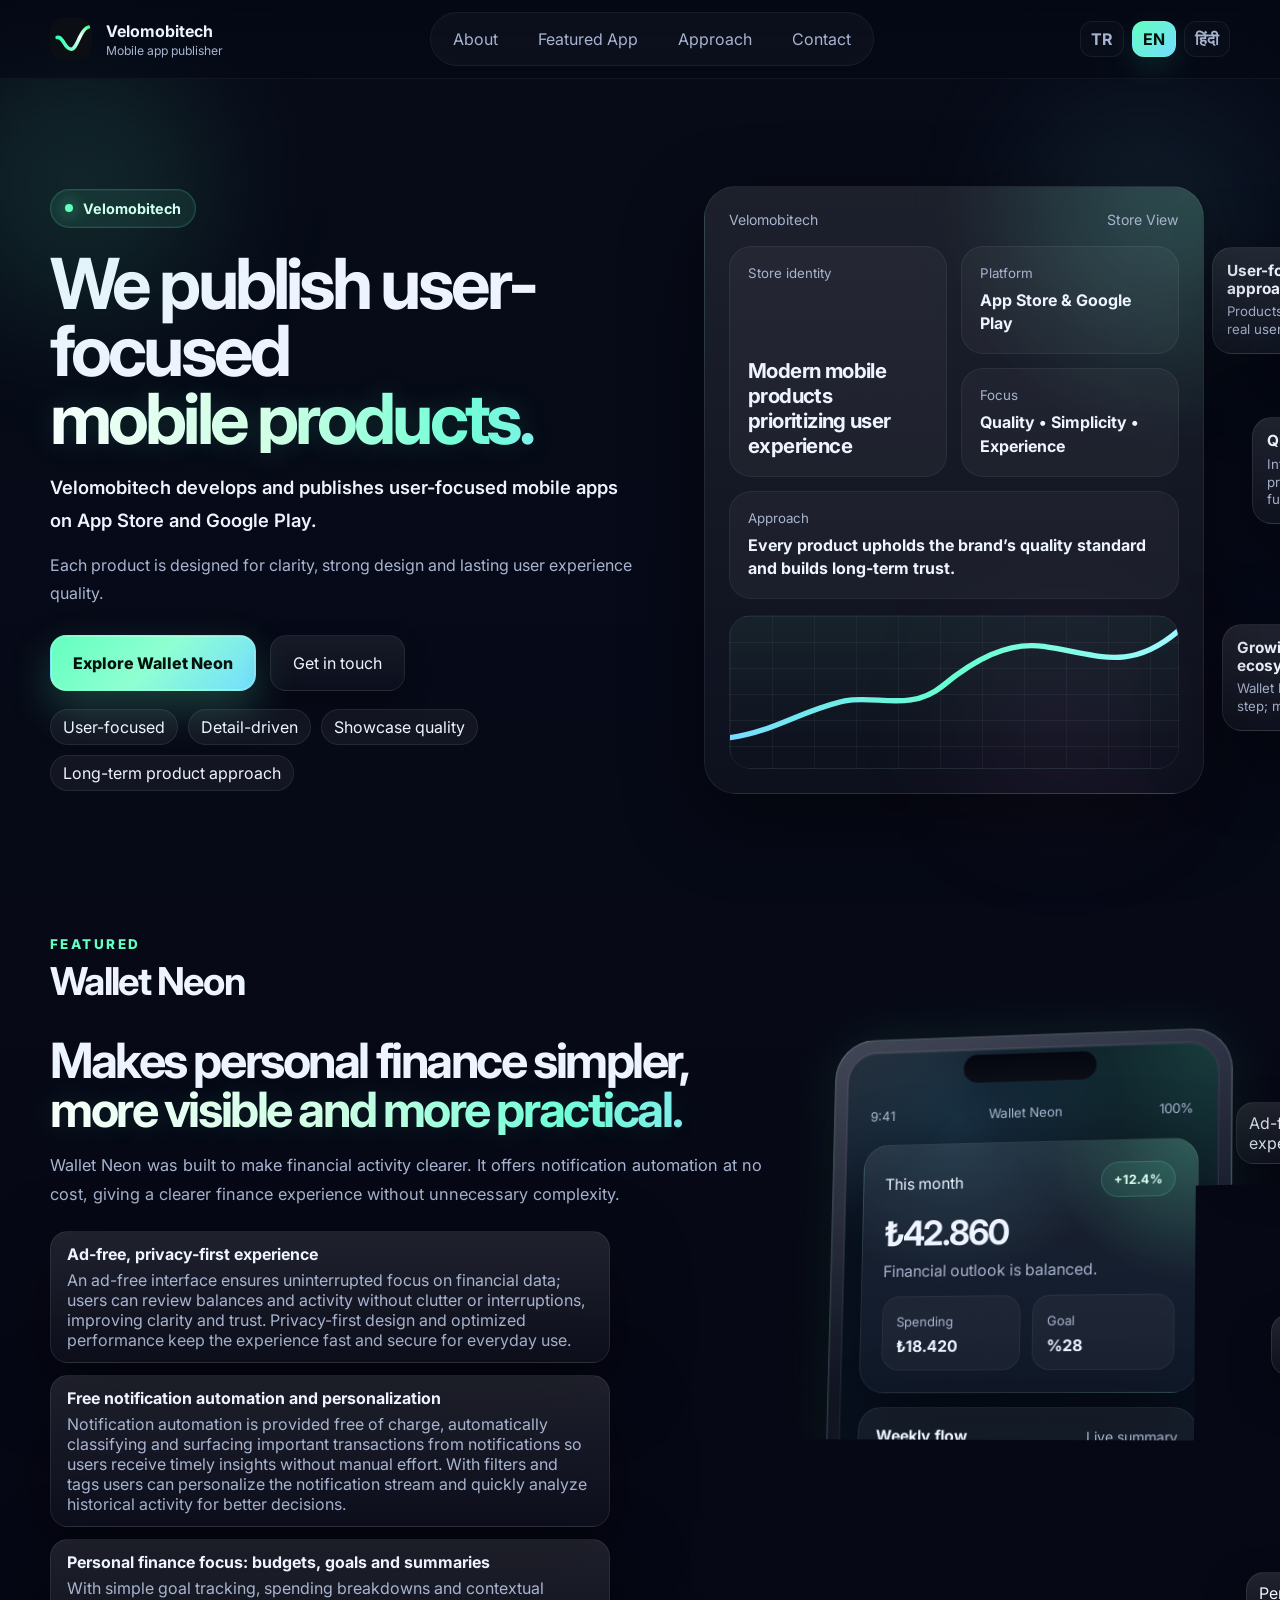
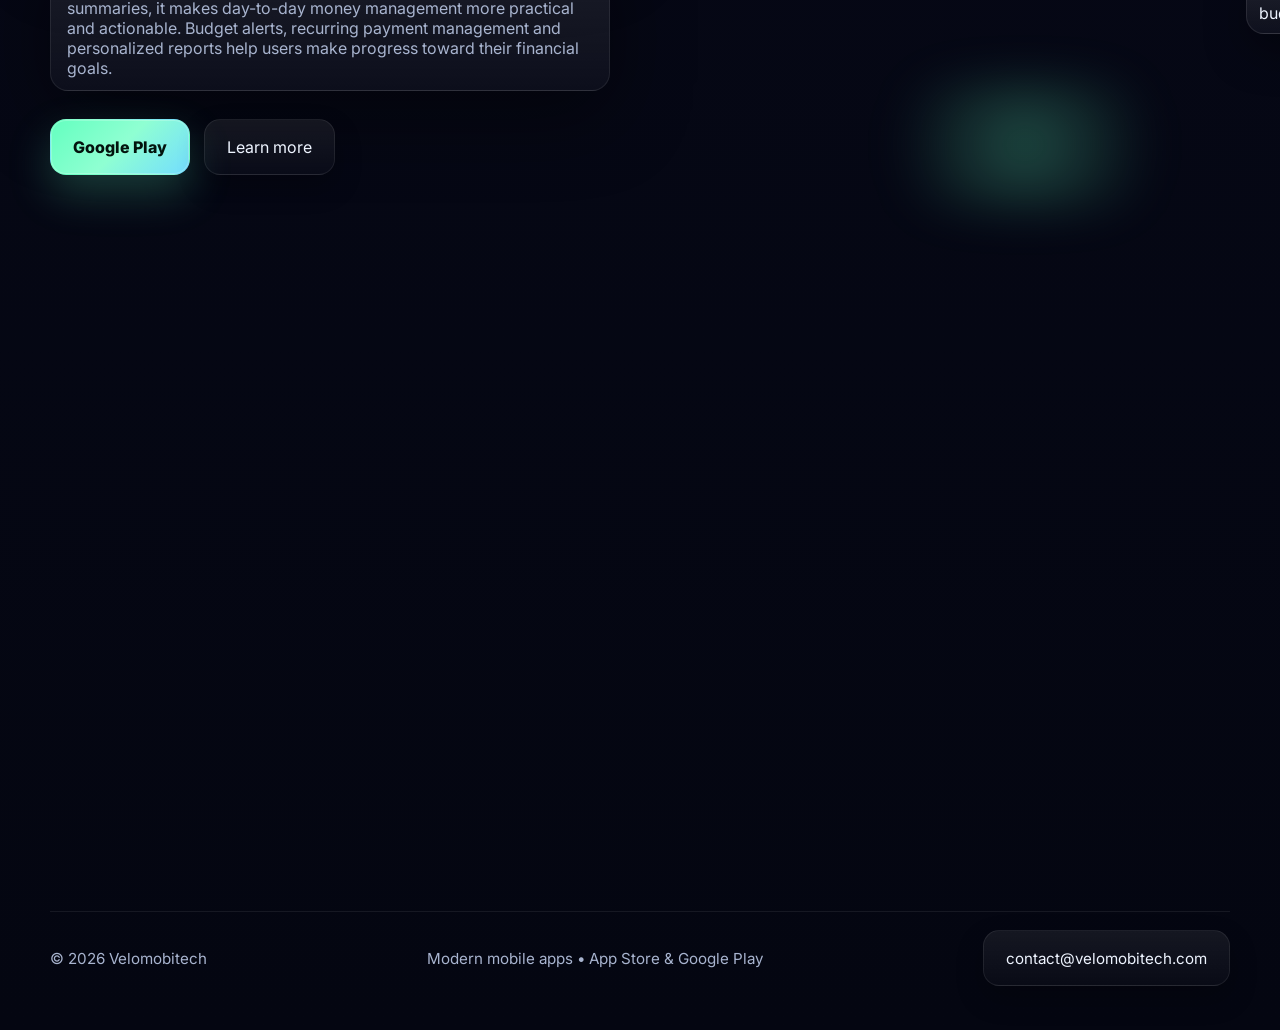
<file: index.html>
<!doctype html>
<html lang="tr">
<head>
  <meta charset="utf-8">
  <meta name="viewport" content="width=device-width, initial-scale=1">
  <title></title>
  <meta name="description" content="">
  <link rel="icon" type="image/svg+xml" href="/assets/logo-mark.svg">
  <link rel="icon" type="image/png" sizes="32x32" href="/assets/favicon-32x32.png">
  <link rel="icon" type="image/png" sizes="16x16" href="/assets/favicon-16x16.png">
  <link rel="apple-touch-icon" sizes="180x180" href="/assets/apple-touch-icon.png">
  <link rel="manifest" href="/assets/site.webmanifest">
  <meta name="theme-color" content="#0B0F14">
  <link rel="preconnect" href="https://fonts.googleapis.com">
  <link rel="preconnect" href="https://fonts.gstatic.com" crossorigin>
  <link href="https://fonts.googleapis.com/css2?family=Inter:wght@400;500;600;700;800;900&display=swap" rel="stylesheet">
  <link rel="stylesheet" href="styles.css">
</head>
<body>
  <div class="bg-grid" aria-hidden="true"></div>
  <div class="glow glow-a" aria-hidden="true"></div>
  <div class="glow glow-b" aria-hidden="true"></div>
  <div class="glow glow-c" aria-hidden="true"></div>

  <header class="site-header">
    <div class="container nav">
      <a href="#top" class="brand" aria-label="" data-i18n-aria-label="brand.name">
        <span class="brand-mark" aria-hidden="true"><img src="/assets/logo-mark.svg" alt=""></span>
        <span class="brand-copy">
          <strong data-i18n="brand.name">Velomobitech</strong>
          <small data-i18n="brand.subtitle">Mobil uygulama yayıncısı</small>
        </span>
      </a>

      <nav class="nav-links" aria-label="" data-i18n-aria-label="nav.about">
        <a href="#about" data-i18n="nav.about">Marka</a>
        <a href="#featured" data-i18n="nav.featured">Öne Çıkan Uygulama</a>
        <a href="#principles" data-i18n="nav.principles">Yaklaşım</a>
        <a href="#contact" data-i18n="nav.contact">İletişim</a>
      </nav>

      <div class="lang-switch" id="lang-switch" aria-label="language selector">
        <button class="lang-btn" data-lang="tr">TR</button>
        <button class="lang-btn" data-lang="en">EN</button>
        <button class="lang-btn" data-lang="hi">हिंदी</button>
      </div>
    </div>
  </header>

  <main id="top">
    <section class="hero" id="about">
      <div class="container hero-shell">
        <div class="hero-copy reveal">
          <div class="eyebrow"><i></i> <span data-i18n="hero.eyebrow">Velomobitech</span></div>

          <h1 class="desktop-title" data-i18n-html="hero.title_desktop_html">Kullanıcı odaklı <span class="accent">mobil ürünler yayınlıyoruz.</span></h1>

          <h1 class="mobile-title" data-i18n-html="hero.title_mobile_html">Güçlü mobil <span class="accent">ürünler yayınlıyoruz.</span></h1>

          <p class="hero-lead" data-i18n="hero.lead">Velomobitech, günlük hayatı kolaylaştıran mobil uygulamalar geliştiren ve App Store ile Google Play üzerinde yayınlayan modern bir ürün markasıdır.</p>

          <p class="hero-sub desktop-copy" data-i18n="hero.sub_desktop">Her ürün; sade kullanım, güçlü tasarım, kullanıcı ihtiyaçlarını anlayan detaylar ve uzun vadeli deneyim kalitesi düşünülerek hazırlanır.</p>

          <p class="hero-sub mobile-copy" data-i18n="hero.sub_mobile">Her uygulama; sadelik, kalite ve kullanıcı deneyimi odağında geliştirilir.</p>

          <div class="hero-actions">
            <a class="btn btn-primary" href="#featured" data-i18n="hero.primary_cta">Wallet Neon'u İncele</a>
            <a class="btn btn-secondary" href="mailto:contact@velomobitech.com" data-i18n="hero.secondary_cta">İletişime Geç</a>
          </div>

          <div class="hero-chips">
            <span data-i18n="hero.chips.0">Kullanıcı odaklı</span>
            <span data-i18n="hero.chips.1">Detayda güçlü</span>
            <span data-i18n="hero.chips.2">Mağaza kalitesi</span>
            <span data-i18n="hero.chips.3">Uzun vadeli ürün yaklaşımı</span>
          </div>
        </div>

        <div class="hero-visual reveal">
          <div class="showcase-stage">
            <div class="floating-card card-a">
              <strong data-i18n="floating.cardA.title">Kullanıcı odaklı yaklaşım</strong>
              <span data-i18n="floating.cardA.text">Her ürün gerçek kullanım alışkanlıkları düşünülerek şekillenir.</span>
            </div>
            <div class="floating-card card-b">
              <strong data-i18n="floating.cardB.title">Detayda kalite</strong>
              <span data-i18n="floating.cardB.text">Sadece çalışan değil, güçlü hissettiren arayüzler sunulur.</span>
            </div>
            <div class="floating-card card-c">
              <strong data-i18n="floating.cardC.title">Büyüyen ürün ekosistemi</strong>
              <span data-i18n="floating.cardC.text">Wallet Neon ilk adım; Velomobitech yeni uygulamalarla büyür.</span>
            </div>

            <div class="hero-panel">
              <div class="hero-panel-top">
                <span data-i18n="brand.name">Velomobitech</span>
                <span data-i18n="panel.top.view">Mağaza Görünümü</span>
              </div>

              <div class="hero-panel-grid">
                <article class="hero-mini tall">
                  <small data-i18n="panel.grid.identity.small">Mağaza Profili</small>
                  <strong data-i18n="panel.grid.identity.strong">Kullanıcı deneyimini öne alan modern mobil ürünler</strong>
                </article>
                <article class="hero-mini">
                  <small data-i18n="panel.grid.platform.small">Platform</small>
                  <strong data-i18n="panel.grid.platform.strong">App Store & Google Play</strong>
                </article>
                <article class="hero-mini">
                  <small data-i18n="panel.grid.focus.small">Odak</small>
                  <strong data-i18n="panel.grid.focus.strong">Kalite • Sadelik • Deneyim</strong>
                </article>
                <article class="hero-mini wide">
                  <small data-i18n="panel.grid.approach.small">Yaklaşım</small>
                  <strong data-i18n="panel.grid.approach.strong">Her ürün, markanın kalite standardını taşır ve uzun vadeli güven oluşturur.</strong>
                </article>
              </div>

              <div class="hero-wave">
                <svg viewBox="0 0 320 120" preserveAspectRatio="none" role="presentation">
                  <defs>
                    <linearGradient id="storeLine" x1="0" y1="0" x2="1" y2="0">
                      <stop offset="0%" stop-color="#79dcff"></stop>
                      <stop offset="50%" stop-color="#66ffcf"></stop>
                      <stop offset="100%" stop-color="#9ef8ff"></stop>
                    </linearGradient>
                  </defs>
                  <path d="M0,96 C30,92 52,74 82,67 C104,62 129,76 152,55 C174,35 198,20 224,24 C262,30 285,45 320,12"
                        fill="none" stroke="url(#storeLine)" stroke-width="4.2" stroke-linecap="round"></path>
                </svg>
              </div>
            </div>
          </div>

          <div class="mobile-brand-cards">
            <article class="mobile-info-card">
              <strong data-i18n="floating.cardA.title">Kullanıcı odaklı yaklaşım</strong>
              <span data-i18n="floating.cardA.text">Ürünler gerçek kullanım ihtiyacına göre şekillenir.</span>
            </article>
            <article class="mobile-info-card">
              <strong data-i18n="floating.cardB.title">Detayda kalite</strong>
              <span data-i18n="floating.cardB.text">Arayüzde his, ritim ve güven korunur.</span>
            </article>
            <article class="mobile-info-card">
              <strong data-i18n="floating.cardC.title">Büyüyen yayıncı</strong>
              <span data-i18n="floating.cardC.text">Wallet Neon ilk uygulamadır; yenileri gelecektir.</span>
            </article>
          </div>
        </div>
      </div>
    </section>

    <section class="featured-section" id="featured">
      <div class="container">
        <div class="section-head reveal">
          <div>
            <span class="section-kicker" data-i18n="featured.kicker">Öne Çıkan</span>
            <h2 data-i18n="featured.title">Wallet Neon</h2>
          </div>
        </div>

        <div class="featured-shell">
          <div class="featured-copy reveal">
            <h3 data-i18n-html="featured.subtitle_html">Kişisel finansı daha sade, <span class="accent">daha görünür ve daha pratik hale getirir.</span></h3>

            <p data-i18n="featured.description">Wallet Neon, finans hareketlerini daha anlaşılır hale getirmek için geliştirildi. Bildirim otomasyonunu ücretsiz sunar, kullanıcıya gereksiz karmaşa oluşturmadan daha net bir finans deneyimi sağlar.</p>

            <div class="feature-points">
              <article>
                <strong data-i18n="featured.points.p1.title">Reklamsız deneyim</strong>
                <span data-i18n="featured.points.p1.text">Dikkat dağıtmayan, temiz ve odaklı kullanım.</span>
              </article>
              <article>
                <strong data-i18n="featured.points.p2.title">Bildirim otomasyonu ücretsiz</strong>
                <span data-i18n="featured.points.p2.text">Finans hareketlerini daha hızlı takip etme kolaylığı.</span>
              </article>
              <article>
                <strong data-i18n="featured.points.p3.title">Kişisel finans odağı</strong>
                <span data-i18n="featured.points.p3.text">Günlük para yönetimini daha pratik hale getirir.</span>
              </article>
            </div>

            <div class="hero-actions" id="contact">
              <a class="btn btn-primary" href="https://play.google.com/store/apps/details?id=com.velomobitech.walletneon" target="_blank" rel="noreferrer" data-i18n="featured.actions.primary_store">Google Play</a>
              <a class="btn btn-secondary" href="mailto:contact@velomobitech.com" data-i18n="featured.actions.secondary_contact">Bilgi Al</a>
            </div>
          </div>

          <div class="featured-visual reveal">
            <div class="phone-stage" id="phone-stage">
              <div class="phone-glow"></div>

              <div class="desktop-pills">
                <div class="feature-badge badge-a" data-i18n="featured.points.p1.title">Reklamsız</div>
                <div class="feature-badge badge-b" data-i18n="featured.points.p2.title">Bildirim otomasyonu ücretsiz</div>
                <div class="feature-badge badge-c" data-i18n="featured.points.p3.title">Kişisel finans uygulaması</div>
              </div>

              <div class="phone">
                <div class="phone-notch"></div>
                <div class="phone-screen">
                  <div class="screen-top">
                    <span>9:41</span>
                    <span data-i18n="phone.screen.app_name">Wallet Neon</span>
                    <span>100%</span>
                  </div>

                  <div class="screen-body">
                    <section class="screen-card balance-card">
                      <div class="balance-top">
                        <span data-i18n="phone.balance.label">Bu Ay</span>
                        <span class="gain-pill">+12.4%</span>
                      </div>
                      <h2>₺42.860</h2>
                      <p data-i18n="phone.balance.note">Finans görünümü dengede.</p>

                      <div class="mini-grid">
                        <article>
                          <span data-i18n="phone.mini.spending">Harcama</span>
                          <strong>₺18.420</strong>
                        </article>
                        <article>
                          <span data-i18n="phone.mini.goal">Hedef</span>
                          <strong>%28</strong>
                        </article>
                      </div>
                    </section>

                    <section class="screen-card chart-card">
                      <div class="chart-head">
                        <strong data-i18n="phone.chart.title">Haftalık akış</strong>
                        <span data-i18n="phone.chart.badge">Canlı özet</span>
                      </div>
                      <div class="chart-area">
                        <!-- SVG -->
                      </div>
                    </section>

                    <section class="tx-list">
                      <article class="tx-item">
                        <span class="tx-icon">M</span>
                        <div class="tx-copy">
                          <strong data-i18n="phone.tx.t1.title">Migros</strong>
                          <small data-i18n="phone.tx.t1.sub">Market • az önce</small>
                        </div>
                        <b class="tx-out" data-i18n="phone.tx.t1.amount">-₺350</b>
                      </article>
                      <article class="tx-item">
                        <span class="tx-icon">T</span>
                        <div class="tx-copy">
                          <strong data-i18n="phone.tx.t2.title">Trendyol</strong>
                          <small data-i18n="phone.tx.t2.sub">Alışveriş • 12 dk önce</small>
                        </div>
                        <b class="tx-out" data-i18n="phone.tx.t2.amount">-₺1.190</b>
                      </article>
                      <article class="tx-item">
                        <span class="tx-icon">+</span>
                        <div class="tx-copy">
                          <strong data-i18n="phone.tx.t3.title">Havale Girişi</strong>
                          <small data-i18n="phone.tx.t3.sub">Gelir • 40 dk önce</small>
                        </div>
                        <b class="tx-in" data-i18n="phone.tx.t3.amount">+₺8.500</b>
                      </article>
                    </section>
                  </div>
                </div>
              </div>

              <div class="mobile-feature-stack">
                <span data-i18n="featured.points.p1.title">Reklamsız</span>
                <span data-i18n="featured.points.p2.title">Bildirim otomasyonu ücretsiz</span>
                <span data-i18n="featured.points.p3.title">Kişisel finans uygulaması</span>
              </div>
            </div>
          </div>
        </div>
      </div>
    </section>

    <section class="principles-section" id="principles">
      <div class="container">
        <div class="section-head reveal">
          <div>
            <span class="section-kicker" data-i18n="principles.kicker">Yaklaşım</span>
            <h2 data-i18n="principles.title">Bir mağaza olarak nasıl düşünüyoruz?</h2>
          </div>
          <p data-i18n="principles.lead">Velomobitech, yalnızca uygulama üretmez; kullanıcıya güven veren, detayları düşünülmüş ve uzun ömürlü deneyimler yayınlar.</p>
        </div>

        <div class="principles-grid">
          <article class="principle-card reveal">
            <div class="principle-no">01</div>
            <h3 data-i18n="principles.cards.c1.title">Kullanıcı gibi düşünmek</h3>
            <p data-i18n="principles.cards.c1.text">Ürün kararları yalnızca teknik değil, gerçek kullanım alışkanlıkları düşünülerek alınır.</p>
          </article>
          <article class="principle-card reveal">
            <div class="principle-no">02</div>
            <h3 data-i18n="principles.cards.c2.title">Detayda güçlü olmak</h3>
            <p data-i18n="principles.cards.c2.text">İyi hissettiren deneyim, yüzeyde değil detayda kurulur. Ritim, boşluk ve sadelik önemlidir.</p>
          </article>
          <article class="principle-card reveal">
            <div class="principle-no">03</div>
            <h3 data-i18n="principles.cards.c3.title">Uzun vadeli kalite</h3>
            <p data-i18n="principles.cards.c3.text">Her yeni ürün, markanın kalite standardını taşımalı ve kullanıcıyla güven ilişkisi kurmalıdır.</p>
          </article>
        </div>

        <div class="cta-panel reveal">
          <h3 data-i18n="cta.heading">Velomobitech büyüyor.</h3>
          <p data-i18n="cta.paragraph">Wallet Neon bugün öne çıkan uygulamadır. Yarın aynı yaklaşımı taşıyan yeni ürünler eklenecektir.</p>
            <div class="hero-actions">
            <a class="btn btn-primary" href="mailto:contact@velomobitech.com" data-i18n="cta.primary">İletişim</a>
            <a class="btn btn-secondary" href="#featured" data-i18n="cta.secondary">Wallet Neon</a>
          </div>
        </div>
      </div>
    </section>
  </main>

  <footer class="site-footer">
    <div class="container footer-shell">
      <div data-i18n="footer.copyright">© 2026 Velomobitech</div>
      <div data-i18n="footer.tagline">Modern mobil uygulamalar • App Store & Google Play</div>
      <div><a class="btn btn-ghost" href="mailto:contact@velomobitech.com" data-i18n="footer.email">contact@velomobitech.com</a></div>
    </div>
  </footer>

  <script src="translations.js"></script>
  <script src="script.js"></script>
</body>
</html>
</file>
<file: styles.css>
:root {
  --bg: #070b18;
  --surface: rgba(255,255,255,.055);
  --surface-2: rgba(255,255,255,.035);
  --line: rgba(255,255,255,.08);
  --text: #eef4ff;
  --muted: #a8b4cf;
  --muted-2: #7f8cab;
  --neon: #63ffbf;
  --cyan: #73ddff;
  --pink: #ff82dc;
  --shadow: 0 24px 80px rgba(0,0,0,.45);
  --container: 1180px;
  --radius: 24px;
}

* { box-sizing: border-box; }
html { scroll-behavior: smooth; }
body {
  margin: 0;
  font-family: Inter, ui-sans-serif, system-ui, -apple-system, BlinkMacSystemFont, "Segoe UI", sans-serif;
  color: var(--text);
  background:
    radial-gradient(circle at 18% 12%, rgba(99,255,191,.14), transparent 0 24%),
    radial-gradient(circle at 82% 10%, rgba(115,221,255,.12), transparent 0 22%),
    radial-gradient(circle at 78% 82%, rgba(255,130,220,.08), transparent 0 18%),
    linear-gradient(180deg, #070b18 0%, #060816 48%, #040611 100%);
  min-height: 100vh;
  overflow-x: hidden;
}
.bg-grid {
  position: fixed;
  inset: 0;
  pointer-events: none;
  opacity: .18;
  background-image:
    linear-gradient(rgba(255,255,255,.03) 1px, transparent 1px),
    linear-gradient(90deg, rgba(255,255,255,.03) 1px, transparent 1px);
  background-size: 28px 28px;
  mask-image: radial-gradient(circle at center, black 42%, transparent 90%);
}
.glow {
  position: fixed;
  border-radius: 999px;
  filter: blur(68px);
  pointer-events: none;
}
.glow-a { width: 260px; height: 260px; top: 6%; left: -4%; background: rgba(99,255,191,.12); }
.glow-b { width: 220px; height: 220px; top: 12%; right: 2%; background: rgba(115,221,255,.10); }
.glow-c { width: 180px; height: 180px; bottom: 10%; right: 10%; background: rgba(255,130,220,.07); }

a { color: inherit; text-decoration: none; }
button { font: inherit; }
.container { width: min(calc(100% - 32px), var(--container)); margin-inline: auto; }

.site-header {
  position: sticky;
  top: 0;
  z-index: 50;
  backdrop-filter: blur(18px);
  background: linear-gradient(180deg, rgba(4,8,20,.88), rgba(4,8,20,.55));
  border-bottom: 1px solid rgba(255,255,255,.05);
}
.nav {
  min-height: 78px;
  display: flex;
  align-items: center;
  justify-content: space-between;
  gap: 20px;
}
.brand {
  display: inline-flex;
  align-items: center;
  gap: 14px;
  min-width: 0;
}
.brand-mark {
  width: 42px;
  aspect-ratio: 1;
  border-radius: 14px;
  position: relative;
  background: transparent; /* çerçeve kaldırıldı */
  border: none;
  box-shadow: none;
}
.brand-mark::before,
.brand-mark::after {
  display: none;
}

.brand-mark img {
  width: 100%;
  height: 100%;
  display: block;
  border-radius: 14px;
  object-fit: contain;
}
.brand-copy strong { display: block; font-size: 1rem; }
.brand-copy small { display: block; margin-top: 2px; color: var(--muted); font-size: .76rem; }

.nav-links {
  display: flex;
  align-items: center;
  gap: 8px;
  padding: 6px;
  border-radius: 999px;
  background: rgba(255,255,255,.03);
  border: 1px solid rgba(255,255,255,.05);
}
.nav-links a {
  display: inline-flex;
  align-items: center;
  justify-content: center;
  min-height: 40px;
  padding: 0 16px;
  color: var(--muted);
  border-radius: 999px;
  transition: .18s ease;
}
.nav-links a:hover { color: var(--text); background: rgba(255,255,255,.05); }

.lang-switch {
  display: inline-flex;
  gap: 8px;
  align-items: center;
}
.lang-btn {
  min-width: 44px;
  height: 36px;
  padding: 6px 10px;
  border-radius: 12px;
  background: rgba(255,255,255,0.02);
  border: 1px solid rgba(255,255,255,0.06);
  color: var(--muted);
  font-weight: 700;
  cursor: pointer;
}
.lang-btn.active {
  background: linear-gradient(135deg, var(--neon), var(--cyan));
  color: #03130d;
  box-shadow: 0 10px 30px rgba(99,255,191,0.12);
}

.hero,
.featured-section,
.principles-section {
  padding: 44px 0;
}
.hero-shell {
  display: grid;
  grid-template-columns: 1.03fr .97fr;
  gap: 42px;
  align-items: center;
}
.featured-shell {
  display: grid;
  /* make the text panel wider so cards have more horizontal room */
  grid-template-columns: 1.6fr .9fr;
  gap: 42px;
  align-items: center;
}
.hero {
  padding-top: 56px;
}
.eyebrow {
  display: inline-flex;
  align-items: center;
  gap: 10px;
  padding: 10px 14px;
  border-radius: 999px;
  color: #d9fff2;
  background: rgba(99,255,191,.08);
  border: 1px solid rgba(99,255,191,.18);
  box-shadow: 0 0 0 1px rgba(99,255,191,.05) inset;
  font-size: .9rem;
  font-weight: 700;
}
.eyebrow i {
  width: 8px;
  height: 8px;
  border-radius: 999px;
  background: var(--neon);
  box-shadow: 0 0 16px rgba(99,255,191,.9);
}
.desktop-title,
.mobile-title {
  margin: 22px 0 18px;
  font-size: clamp(2.8rem, 5.5vw, 5.8rem);
  line-height: .96;
  letter-spacing: -.055em;
}
.desktop-title span,
.mobile-title span,
.featured-copy h3 span {
  display: block;
  background: linear-gradient(90deg, #fff 0%, #d7ffe8 38%, #74ffd9 70%, #8edfff 100%);
  -webkit-background-clip: text;
  background-clip: text;
  color: transparent;
  text-shadow: 0 0 30px rgba(99,255,191,.15);
}
.mobile-title,
.mobile-copy,
.mobile-brand-cards,
.mobile-feature-stack { display: none; }

.hero-lead {
  margin: 0;
  max-width: 650px;
  font-size: clamp(1rem, 1.5vw, 1.15rem);
  line-height: 1.8;
  color: var(--text);
  font-weight: 600;
}
.hero-sub {
  margin: 14px 0 0;
  max-width: 650px;
  color: var(--muted);
  line-height: 1.76;
  font-size: 1rem;
}

.hero-actions {
  display: flex;
  flex-wrap: wrap;
  gap: 14px;
  margin-top: 28px;
}
.hero-chips {
  display: flex;
  flex-wrap: wrap;
  gap: 10px;
  margin-top: 18px;
}
.hero-chips span,
.gain-pill {
  display: inline-flex;
  align-items: center;
  justify-content: center;
  min-height: 36px;
  padding: 0 12px;
  border-radius: 999px;
  border: 1px solid rgba(255,255,255,.08);
  background: rgba(255,255,255,.05);
}

/* Feature badges and feature points should match the floating-card aesthetic */
.feature-badge,
.mobile-feature-stack span {
  display: inline-flex;
  align-items: center;
  justify-content: center;
  padding: 12px 18px;
  border-radius: 18px;
  background: linear-gradient(180deg, rgba(255,255,255,.10), rgba(255,255,255,.03));
  border: 1px solid rgba(255,255,255,.08);
  box-shadow: var(--shadow);
  color: var(--text);
  text-align: left;
  white-space: normal;
}

.feature-badge {
  width: clamp(240px, 36vw, 420px);
  min-width: 220px;
  padding: 14px 18px;
}

.feature-points article {
  display: block;
  text-align: left;
  width: 100%;
  max-width: 560px;
  padding: 16px 18px;
  box-sizing: border-box;
  border-radius: 18px;
  background: linear-gradient(180deg, rgba(255,255,255,.10), rgba(255,255,255,.03));
  border: 1px solid rgba(255,255,255,.08);
  box-shadow: var(--shadow);
  color: var(--text);
}

.feature-points article strong { display: block; margin-bottom: 6px; }
.feature-points article span { color: var(--muted); }

.mobile-feature-stack span { display: block; width: 100%; box-sizing: border-box; padding: 12px 14px; text-align: left; }

.btn {
  display: inline-flex;
  align-items: center;
  justify-content: center;
  gap: 10px;
  min-height: 56px;
  padding: 0 22px;
  border-radius: 16px;
  border: 1px solid transparent;
  white-space: nowrap;
  transition: transform .18s ease, box-shadow .18s ease, border-color .18s ease, background .18s ease;
}
.btn-primary {
  color: #03130d;
  font-weight: 800;
  background: linear-gradient(135deg, var(--neon), #8fffd2 50%, var(--cyan));
  box-shadow: 0 18px 44px rgba(99,255,191,.22), 0 0 0 1px rgba(255,255,255,.22) inset;
}
.btn-secondary,
.btn-ghost {
  color: var(--text);
  background: linear-gradient(180deg, rgba(255,255,255,.07), rgba(255,255,255,.025));
  border-color: rgba(255,255,255,.08);
  box-shadow: 0 12px 28px rgba(0,0,0,.24);
}
.btn:hover,
.principle-card:hover,
.feature-point:hover,
.mobile-info-card:hover,
.floating-card:hover,
.signature-item:hover,
.feature-badge:hover,
.mobile-feature-stack span:hover {
  transform: translateY(-2px);
}

.hero-visual,
.featured-visual {
  position: relative;
  min-height: 710px;
  display: grid;
  place-items: center;
  perspective: 1800px;
}
.showcase-stage,
.phone-stage {
  position: relative;
  width: min(100%, 500px);
  transform-style: preserve-3d;
  transition: transform .22s ease;
}

.hero-panel,
.phone,
.signature-item,
.feature-point,
.principle-card,
.mobile-info-card,
.cta-panel,
.floating-card {
  background: linear-gradient(180deg, rgba(255,255,255,.06), rgba(255,255,255,.02));
  border: 1px solid rgba(255,255,255,.07);
  box-shadow: var(--shadow);
}

.hero-panel {
  position: relative;
  width: min(100%, 530px);
  padding: 24px;
  border-radius: 32px;
  background:
    radial-gradient(circle at top right, rgba(99,255,191,.14), transparent 34%),
    linear-gradient(180deg, rgba(255,255,255,.09), rgba(255,255,255,.03));
}
.hero-panel-top {
  display: flex;
  justify-content: space-between;
  align-items: center;
  color: var(--muted);
  font-size: .88rem;
  margin-bottom: 18px;
}
.hero-panel-grid {
  display: grid;
  grid-template-columns: repeat(2, minmax(0,1fr));
  gap: 14px;
}
.hero-mini {
  padding: 18px;
  border-radius: 22px;
  background: rgba(255,255,255,.04);
  border: 1px solid rgba(255,255,255,.06);
}
.hero-mini small {
  display: block;
  color: var(--muted);
  margin-bottom: 8px;
}
.hero-mini strong {
  font-size: 1rem;
  line-height: 1.45;
}
.hero-mini.tall {
  grid-row: span 2;
  display: flex;
  flex-direction: column;
  justify-content: space-between;
}
.hero-mini.tall strong {
  font-size: 1.28rem;
  line-height: 1.22;
  letter-spacing: -.03em;
}
.hero-mini.wide { grid-column: 1 / -1; }
.hero-wave {
  margin-top: 16px;
  height: 154px;
  border-radius: 22px;
  overflow: hidden;
  border: 1px solid rgba(255,255,255,.05);
  background:
    linear-gradient(rgba(255,255,255,.05) 1px, transparent 1px),
    linear-gradient(90deg, rgba(255,255,255,.04) 1px, transparent 1px),
    linear-gradient(180deg, rgba(99,255,191,.06), rgba(99,255,191,0));
  background-size: 100% 26px, 42px 100%, 100% 100%;
}
.hero-wave svg { width: 100%; height: 100%; }

.floating-card {
  position: absolute;
  width: clamp(140px, 16vw, 220px);
  padding: 14px;
  border-radius: 20px;
  backdrop-filter: blur(18px);
  background: linear-gradient(180deg, rgba(255,255,255,.11), rgba(255,255,255,.04));
  border: 1px solid rgba(255,255,255,.09);
  animation: bob 6.4s ease-in-out infinite;
}
.floating-card strong {
  display: block;
  margin-bottom: 6px;
  font-size: .96rem;
  line-height: 1.16;
}
.floating-card span {
  display: block;
  color: var(--muted);
  font-size: .83rem;
  line-height: 1.34;
}
.card-a { top: 10%; left: calc(100% + 8px); animation-delay: 0s; }
.card-b { top: 38%; left: calc(108% + 8px); animation-delay: 1.6s; }
.card-c { top: 72%; left: calc(102% + 8px); animation-delay: 2.4s; }

.phone-glow {
  position: absolute;
  inset: auto 8% -3% 8%;
  height: 124px;
  border-radius: 999px;
  background: radial-gradient(circle, rgba(99,255,191,.28), rgba(99,255,191,0) 70%);
  filter: blur(24px);
}
.phone {
  position: relative;
  margin-inline: auto;
  width: 100%;
  max-width: 420px;
  aspect-ratio: .54;
  padding: 14px;
  border-radius: 42px;
  background:
    linear-gradient(160deg, rgba(255,255,255,.22), rgba(255,255,255,.04) 40%, rgba(255,255,255,.08)),
    linear-gradient(180deg, #0d1327, #02040d 90%);
  border: 1px solid rgba(255,255,255,.14);
  box-shadow:
    0 40px 90px rgba(0,0,0,.48),
    0 0 0 1px rgba(99,255,191,.08) inset,
    0 0 60px rgba(99,255,191,.1);
  transform: rotateY(-10deg) rotateX(5deg);
}
.phone::before {
  content: "";
  position: absolute;
  inset: 12px;
  border-radius: 32px;
  border: 1px solid rgba(255,255,255,.06);
}
.phone-notch {
  position: absolute;
  top: 18px;
  left: 50%;
  transform: translateX(-50%);
  width: 34%;
  height: 30px;
  border-radius: 999px;
  background: linear-gradient(180deg, #04070f, #0b0e17);
  border: 1px solid rgba(255,255,255,.05);
  z-index: 2;
}
.phone-screen {
  position: relative;
  width: 100%;
  height: 100%;
  overflow: hidden;
  border-radius: 30px;
  background:
    radial-gradient(circle at top right, rgba(99,255,191,.18), transparent 28%),
    radial-gradient(circle at 30% 10%, rgba(115,221,255,.16), transparent 24%),
    linear-gradient(180deg, #08111f 0%, #091223 34%, #07101c 100%);
  box-shadow: inset 0 1px 0 rgba(255,255,255,.05);
}
.phone-screen::before {
  content: "";
  position: absolute;
  inset: 0;
  background: linear-gradient(135deg, rgba(255,255,255,.1), transparent 16%, transparent 82%, rgba(255,255,255,.03));
}
.screen-top {
  display: flex;
  justify-content: space-between;
  align-items: center;
  padding: 58px 24px 12px;
  color: var(--muted);
  font-size: .84rem;
}
.screen-body { padding: 10px 18px 20px; }

.balance-card,
.chart-card {
  background: linear-gradient(180deg, rgba(255,255,255,.06), rgba(255,255,255,.02));
  border: 1px solid rgba(255,255,255,.07);
  box-shadow: var(--shadow);
}
.balance-card {
  padding: 22px;
  border-radius: 26px;
  background:
    radial-gradient(circle at top right, rgba(99,255,191,.18), transparent 35%),
    linear-gradient(180deg, rgba(255,255,255,.08), rgba(255,255,255,.03));
}
.balance-top {
  display: flex;
  justify-content: space-between;
  align-items: center;
}
.balance-card h2 {
  margin: 12px 0 8px;
  font-size: 2.2rem;
  letter-spacing: -.05em;
}
.balance-card p {
  margin: 0;
  color: var(--muted);
}
.gain-pill {
  color: #d9fff1;
  background: rgba(99,255,191,.08);
  border-color: rgba(99,255,191,.18);
  font-size: .8rem;
  font-weight: 700;
}
.mini-grid {
  display: grid;
  grid-template-columns: repeat(2, minmax(0,1fr));
  gap: 12px;
  margin-top: 16px;
}
.mini-grid article {
  padding: 14px;
  border-radius: 18px;
  background: rgba(255,255,255,.045);
  border: 1px solid rgba(255,255,255,.05);
}
.mini-grid span { color: var(--muted); font-size: .82rem; }
.mini-grid strong { display: block; margin-top: 6px; }

.chart-card {
  margin-top: 14px;
  padding: 18px;
  border-radius: 24px;
}
.chart-head {
  display: flex;
  justify-content: space-between;
  align-items: center;
  margin-bottom: 14px;
}
.chart-head span { color: var(--muted); font-size: .88rem; }
.chart-area {
  position: relative;
  height: 130px;
  border-radius: 18px;
  background:
    linear-gradient(rgba(255,255,255,.05) 1px, transparent 1px),
    linear-gradient(90deg, rgba(255,255,255,.04) 1px, transparent 1px),
    linear-gradient(180deg, rgba(99,255,191,.06), rgba(99,255,191,0));
  background-size: 100% 26px, 42px 100%, 100% 100%;
  overflow: hidden;
  border: 1px solid rgba(255,255,255,.05);
}
.chart-area svg { position: absolute; inset: 0; width: 100%; height: 100%; }

.tx-list { margin-top: 14px; display: grid; gap: 10px; }
.tx-item {
  display: grid;
  grid-template-columns: auto 1fr auto;
  gap: 12px;
  align-items: center;
  padding: 12px 14px;
  border-radius: 18px;
  background: rgba(255,255,255,.04);
  border: 1px solid rgba(255,255,255,.05);
}
.tx-icon {
  width: 42px;
  height: 42px;
  border-radius: 14px;
  display: grid;
  place-items: center;
  background: rgba(99,255,191,.1);
  color: var(--neon);
  font-weight: 800;
}
.tx-copy strong { display: block; font-size: .95rem; }
.tx-copy small { display: block; margin-top: 4px; color: var(--muted); font-size: .82rem; }
.tx-out { color: #ffd9d9; }
.tx-in { color: #c6ffe6; }

.desktop-pills {
  position: absolute;
  inset: 0;
  pointer-events: none;
  z-index: 6;
}
.feature-badge {
  position: absolute;
  width: clamp(140px, 24vw, 260px);
  min-width: 130px;
  padding: 10px 12px;
  backdrop-filter: blur(18px);
  background: linear-gradient(180deg, rgba(255,255,255,.11), rgba(255,255,255,.04));
  border: 1px solid rgba(255,255,255,.09);
  box-shadow: 0 18px 42px rgba(0,0,0,.34);
  animation: bob 6.4s ease-in-out infinite;
}
.badge-a { top: 10%; left: calc(100% + 6px); animation-delay: 0s; }
.badge-b { top: 38%; left: calc(108% + 8px); animation-delay: 1.6s; }
.badge-c { top: 72%; left: calc(102% + 8px); animation-delay: 2.4s; }
.mobile-feature-stack {
  display: none;
  width: 100%;
  margin-top: 20px;
  gap: 12px;
  flex-wrap: wrap;
}
@keyframes bob {
  0%, 100% { transform: translateY(0); }
  50% { transform: translateY(-10px); }
}

.section-head {
  display: flex;
  justify-content: space-between;
  align-items: end;
  gap: 24px;
  margin-bottom: 24px;
}
.section-kicker {
  display: inline-block;
  margin-bottom: 10px;
  color: var(--neon);
  font-size: .84rem;
  letter-spacing: .18em;
  text-transform: uppercase;
  font-weight: 800;
}
.section-head h2 {
  margin: 0;
  font-size: clamp(2rem, 3vw, 3rem);
  line-height: 1.04;
  letter-spacing: -.045em;
  max-width: 13ch;
}
.section-head p {
  max-width: 560px;
  margin: 0;
  color: var(--muted);
  line-height: 1.72;
  font-size: 1.02rem;
}

.featured-copy h3 {
  margin: 0 0 16px;
  font-size: clamp(2rem, 3.8vw, 3.5rem);
  line-height: 1.02;
  letter-spacing: -.05em;
}
.featured-copy p {
  color: var(--muted);
  line-height: 1.76;
  font-size: 1.02rem;
}
.feature-points {
  display: grid;
  gap: 12px;
  margin-top: 22px;
}
.feature-point {
  padding: 18px;
  border-radius: 22px;
  transition: .18s ease;
}
.feature-point strong {
  display: block;
  margin-bottom: 6px;
}
.feature-point span {
  color: var(--muted);
  line-height: 1.6;
}

/* Make feature point articles a readable width */
.feature-points article {
  width: 100%;
  /* allow wider cards when the panel expands */
  max-width: 560px;
  padding: 12px 16px;
  box-sizing: border-box;
  border-radius: 18px;
  background: linear-gradient(180deg, rgba(255,255,255,.10), rgba(255,255,255,.03));
  border: 1px solid rgba(255,255,255,.08);
  box-shadow: var(--shadow);
  color: var(--text);
}

.mobile-feature-stack span {
  display: block;
  width: 100%;
  box-sizing: border-box;
  padding: 10px 12px;
  text-align: left;
}

.principles-grid {
  display: grid;
  grid-template-columns: repeat(3, minmax(0,1fr));
  gap: 16px;
}
.principle-card {
  padding: 24px;
  border-radius: 24px;
  transition: .18s ease;
}
.principle-no {
  display: inline-flex;
  align-items: center;
  justify-content: center;
  width: 42px;
  height: 42px;
  border-radius: 14px;
  background: rgba(99,255,191,.1);
  border: 1px solid rgba(99,255,191,.18);
  color: var(--neon);
  font-weight: 900;
  margin-bottom: 16px;
}
.principle-card h3 {
  margin: 0 0 10px;
  font-size: 1.18rem;
}
.principle-card p {
  margin: 0;
  color: var(--muted);
  line-height: 1.68;
}
.cta-panel {
  margin-top: 22px;
  padding: 28px;
  border-radius: 30px;
  background:
    radial-gradient(circle at top left, rgba(99,255,191,.18), transparent 32%),
    linear-gradient(180deg, rgba(255,255,255,.08), rgba(255,255,255,.03));
}
.cta-panel h3 {
  margin: 0 0 8px;
  font-size: clamp(1.5rem, 2.6vw, 2.3rem);
  letter-spacing: -.04em;
}
.cta-panel p {
  margin: 0;
  color: var(--muted);
  line-height: 1.7;
}

.site-footer {
  padding: 28px 0 44px;
  color: var(--muted);
}
.footer-shell {
  display: flex;
  justify-content: space-between;
  align-items: center;
  gap: 18px;
  padding-top: 18px;
  border-top: 1px solid rgba(255,255,255,.07);
  font-size: .95rem;
  flex-wrap: wrap;
}

.reveal {
  opacity: 0;
  transform: translateY(24px);
  transition: opacity .7s ease, transform .7s ease;
}
.reveal.visible {
  opacity: 1;
  transform: none;
}

@media (max-width: 1220px) {
  .card-a { left: calc(94% + 8px); }
  .card-b { left: calc(102% + 8px); }
  .card-c { left: calc(96% + 8px); }

  .badge-a { left: calc(94% + 6px); }
  .badge-b { left: calc(102% + 8px); }
  .badge-c { left: calc(96% + 8px); }
}

@media (max-width: 1120px) {
  .hero-shell,
  .featured-shell {
    grid-template-columns: 1fr;
  }
  .hero-visual,
  .featured-visual {
    min-height: auto;
    order: -1;
  }
  .desktop-title,
  .desktop-copy { display: none; }
  .mobile-title,
  .mobile-copy,
  .mobile-brand-cards,
  .mobile-feature-stack {
    display: block;
  }
  .desktop-pills,
  .floating-card { display: none; }
  .mobile-brand-cards {
    display: grid;
    grid-template-columns: 1fr 1fr 1fr;
    gap: 12px;
    margin-top: 20px;
  }
  .mobile-info-card {
    padding: 16px;
    border-radius: 18px;
    transition: .18s ease;
  }
  .mobile-info-card strong {
    display: block;
    margin-bottom: 6px;
    font-size: .96rem;
  }
  .mobile-info-card span {
    display: block;
    color: var(--muted);
    line-height: 1.55;
    font-size: .9rem;
  }
  .mobile-feature-stack {
    display: flex;
  }
  .phone-stage,
  .showcase-stage {
    max-width: 440px;
    margin-inline: auto;
  }
  .principles-grid {
    grid-template-columns: 1fr;
  }
}

@media (max-width: 860px) {
  .nav-links { display: none; }
  .section-head { display: block; }
  .footer-shell { flex-direction: column; align-items: flex-start; }
}

@media (max-width: 640px) {
  :root {
    --surface: rgba(255,255,255,.08);
    --surface-2: rgba(255,255,255,.05);
    --muted: #bac7e3;
    --muted-2: #9ca8c4;
    --neon: #72ffd2;
    --cyan: #7ce4ff;
  }

  body {
    background:
      radial-gradient(circle at 20% 10%, rgba(114,255,210,.18), transparent 0 26%),
      radial-gradient(circle at 80% 10%, rgba(124,228,255,.16), transparent 0 24%),
      linear-gradient(180deg, #0a1227 0%, #091022 45%, #070d1c 100%);
  }

  .container { width: min(calc(100% - 20px), var(--container)); }
  .nav { min-height: 72px; }
  .brand-copy small { display: none; }

  .mobile-title {
    font-size: clamp(2.2rem, 11vw, 3.2rem);
  }
  .hero-lead {
    font-size: 1.04rem;
    line-height: 1.72;
  }
  .hero-sub {
    font-size: .96rem;
    line-height: 1.7;
  }

  .hero-actions,
  .footer-shell,
  .footer-shell > div:last-child {
    width: 100%;
  }
  .hero-actions {
    display: grid;
    grid-template-columns: 1fr;
  }
  .btn { width: 100%; }

  .hero-chips {
    display: grid;
    grid-template-columns: 1fr 1fr;
  }
  .hero-chips span {
    justify-content: center;
    padding: 10px 12px;
    min-height: auto;
    text-align: center;
    background: rgba(255,255,255,.07);
  }

  .mobile-brand-cards {
    grid-template-columns: 1fr;
  }

  .phone-stage,
  .showcase-stage {
    max-width: 340px;
  }
  .phone {
    max-width: 340px;
    border-radius: 34px;
    transform: none;
    background:
      linear-gradient(160deg, rgba(255,255,255,.24), rgba(255,255,255,.05) 40%, rgba(255,255,255,.08)),
      linear-gradient(180deg, #132142, #091021 92%);
    box-shadow:
      0 28px 70px rgba(0,0,0,.42),
      0 0 0 1px rgba(114,255,210,.09) inset,
      0 0 48px rgba(114,255,210,.1);
  }
  .phone-screen {
    border-radius: 24px;
    background:
      radial-gradient(circle at top right, rgba(114,255,210,.22), transparent 28%),
      radial-gradient(circle at 20% 0%, rgba(124,228,255,.18), transparent 22%),
      linear-gradient(180deg, #12203f 0%, #0f1730 34%, #0b1327 100%);
  }
  .screen-top { padding: 52px 18px 12px; }
  .screen-body { padding: 10px 12px 14px; }
  .balance-card,
  .chart-card,
  .hero-panel,
  .mobile-info-card,
  .feature-point,
  .principle-card,
  .cta-panel {
    background: linear-gradient(180deg, rgba(255,255,255,.09), rgba(255,255,255,.04));
    border-color: rgba(255,255,255,.1);
  }
  .balance-card h2 { font-size: 1.78rem; }
  .mini-grid { grid-template-columns: 1fr 1fr; }
  .mobile-feature-stack {
    display: grid;
    grid-template-columns: 1fr;
  }
}
</file>
